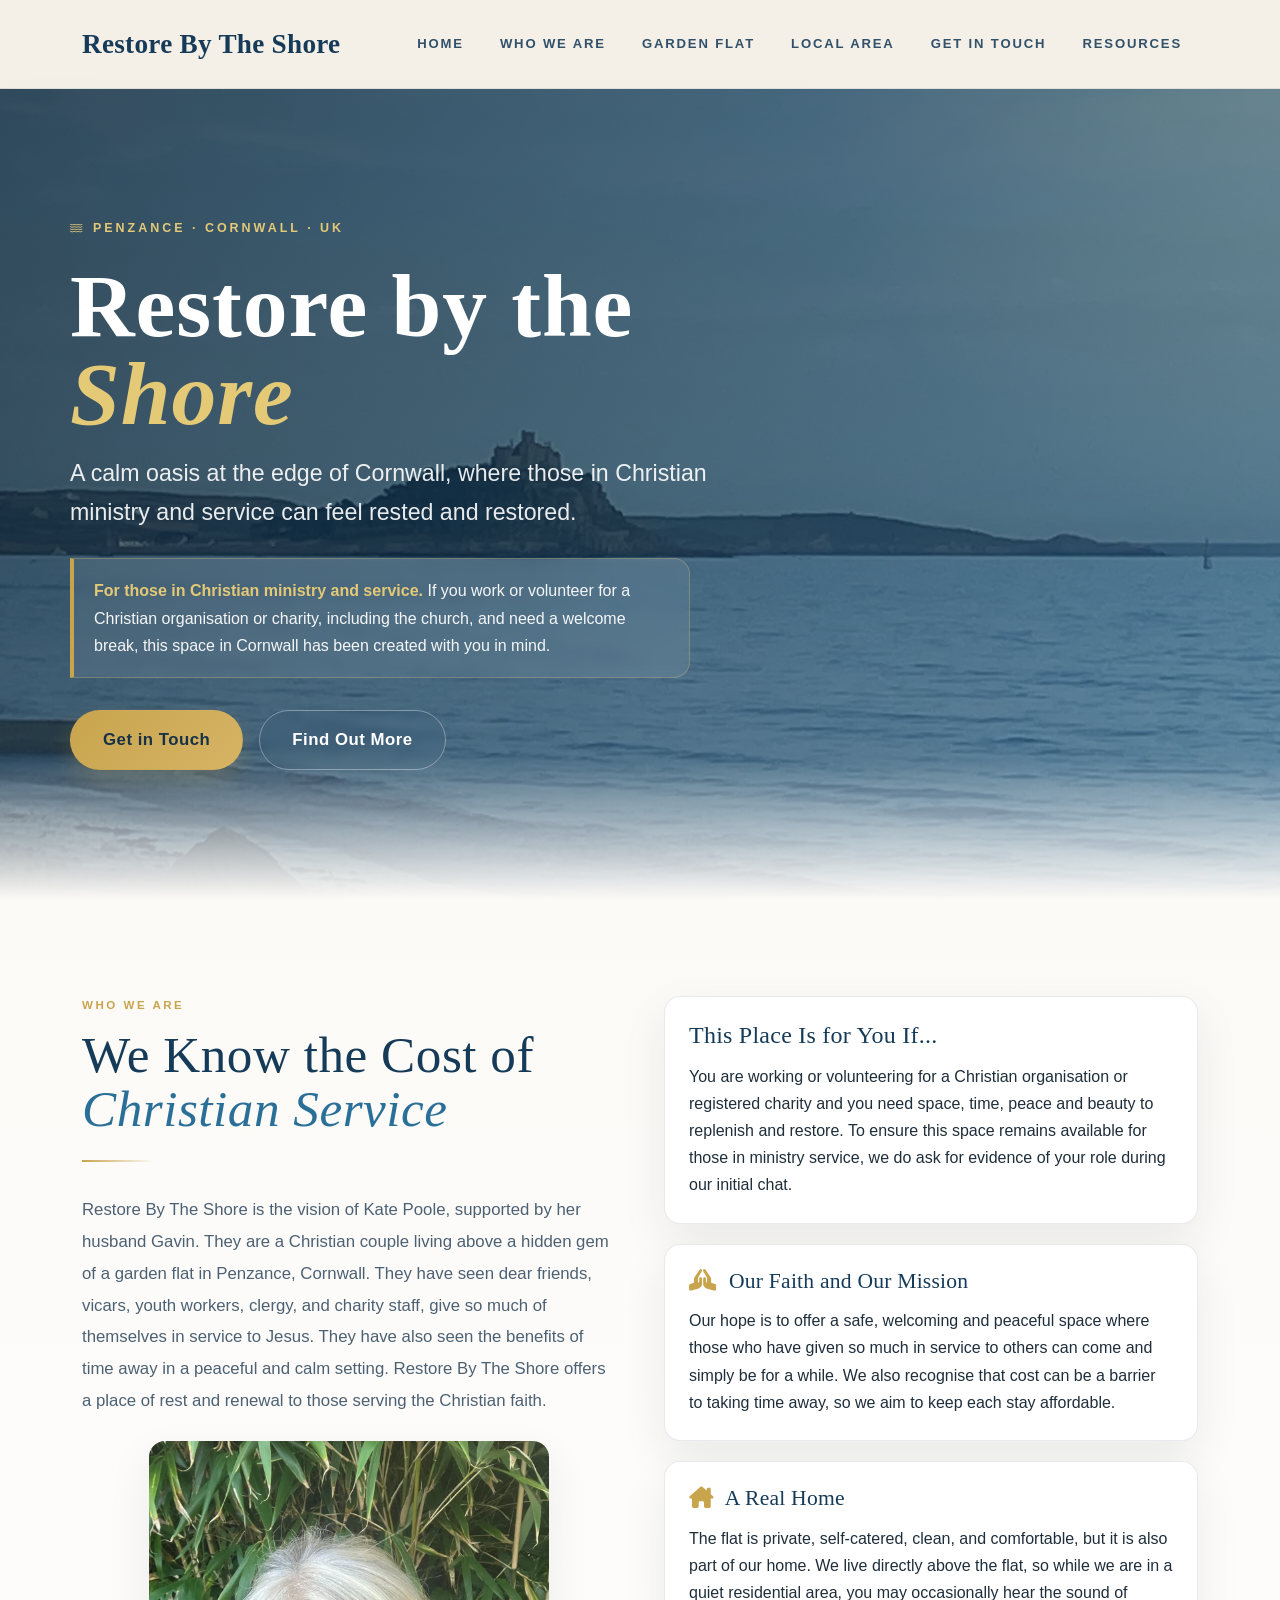
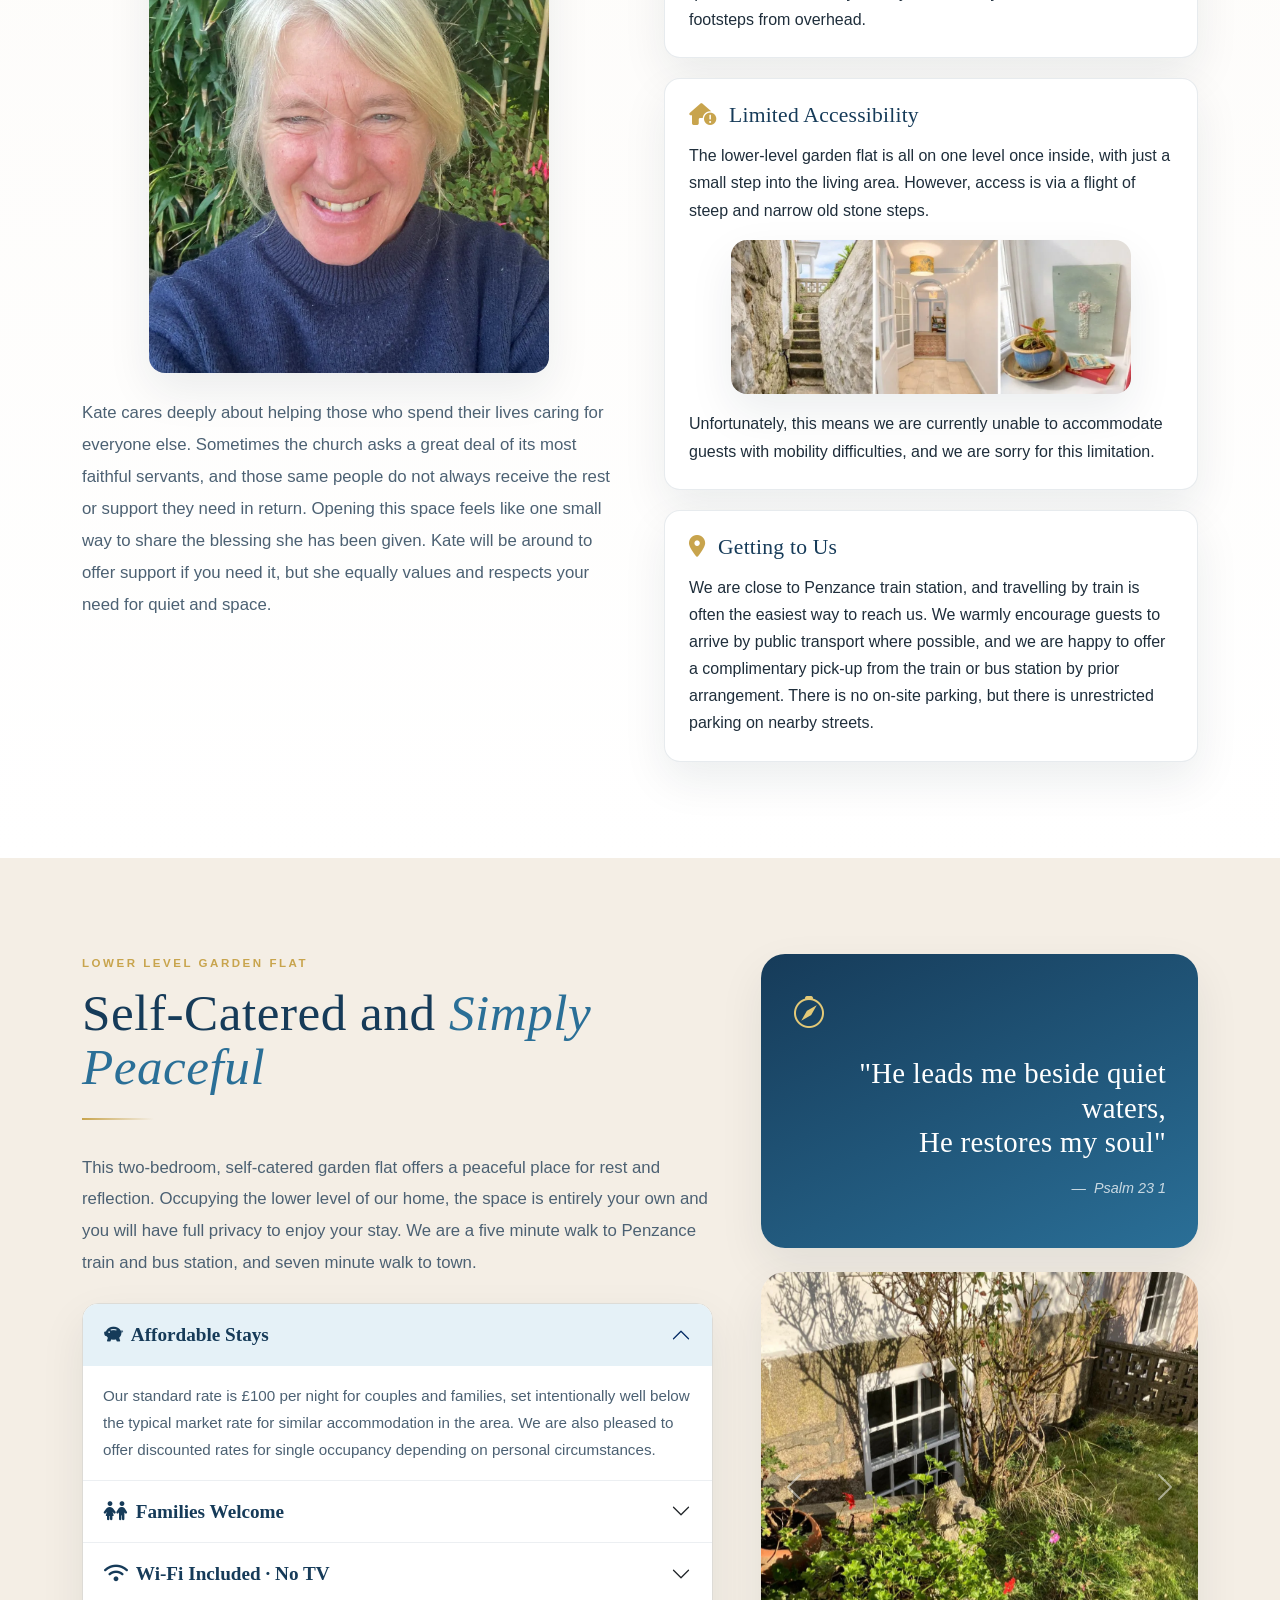
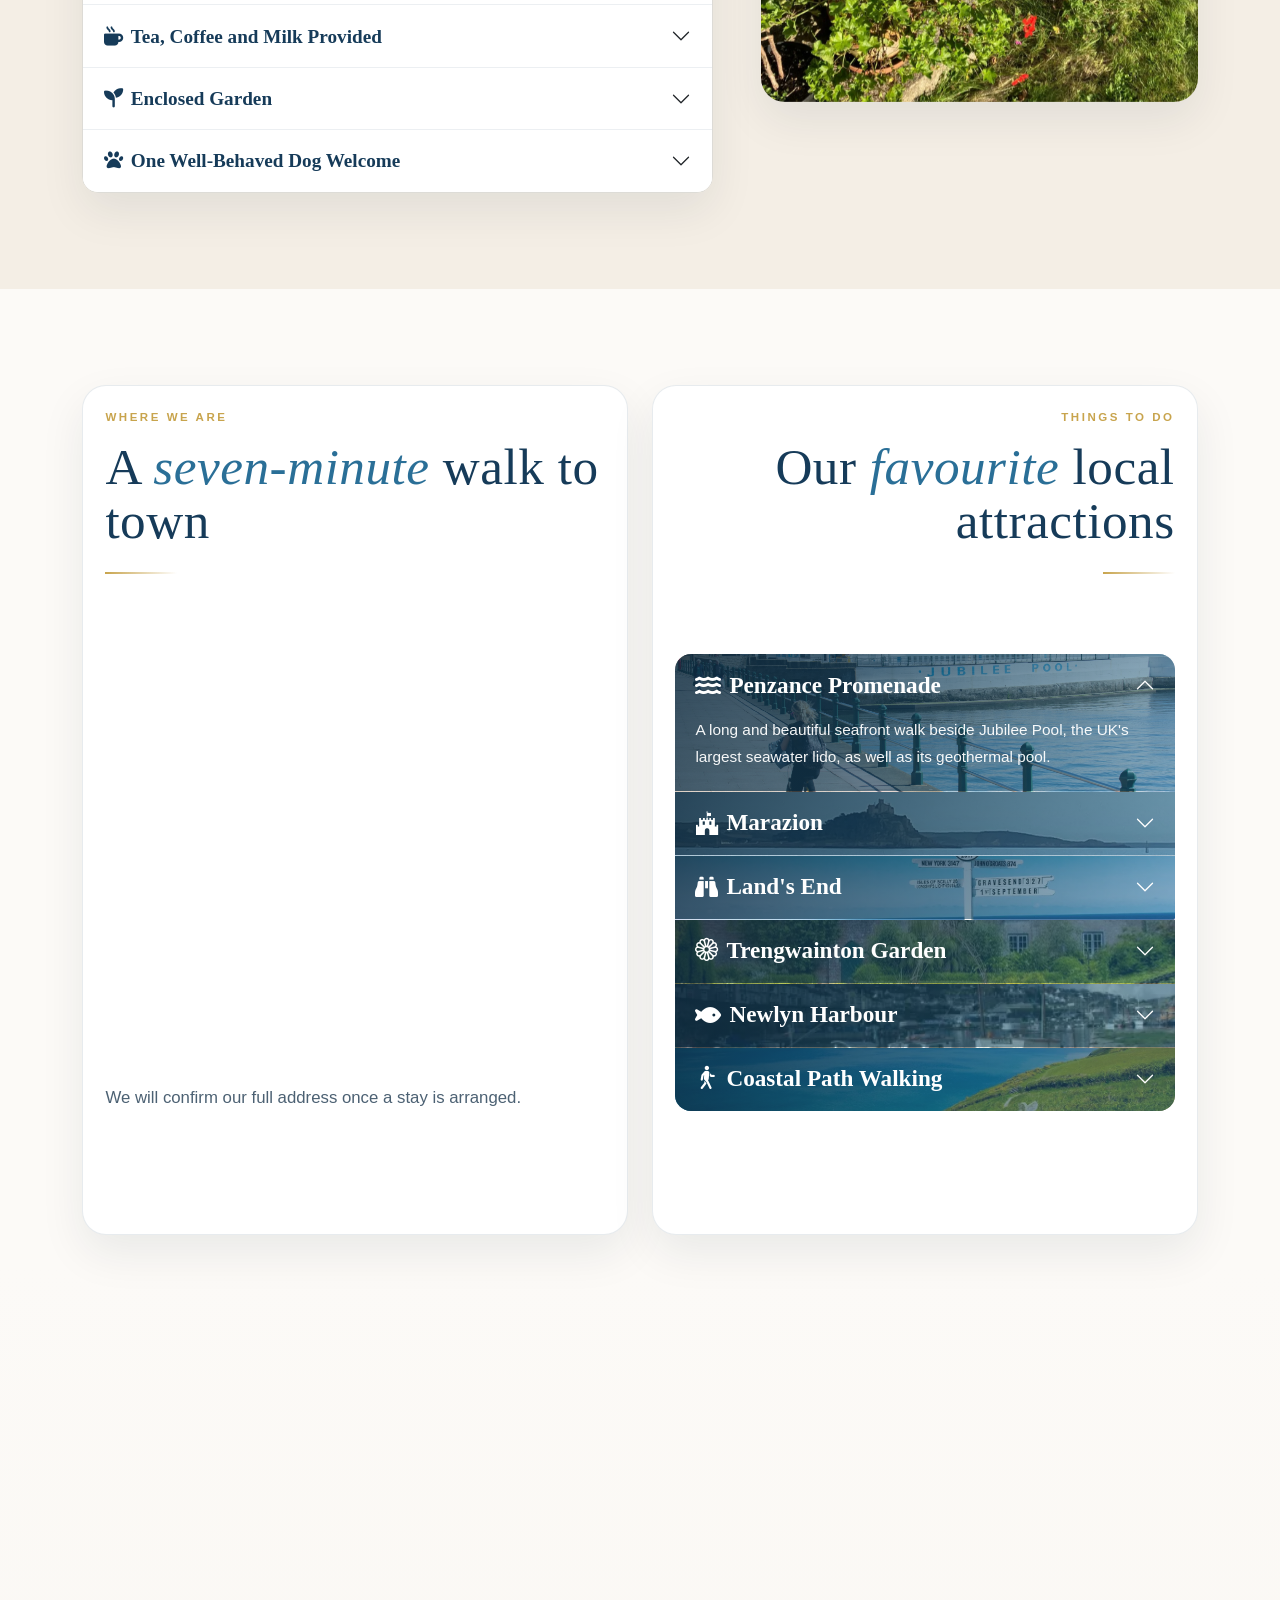
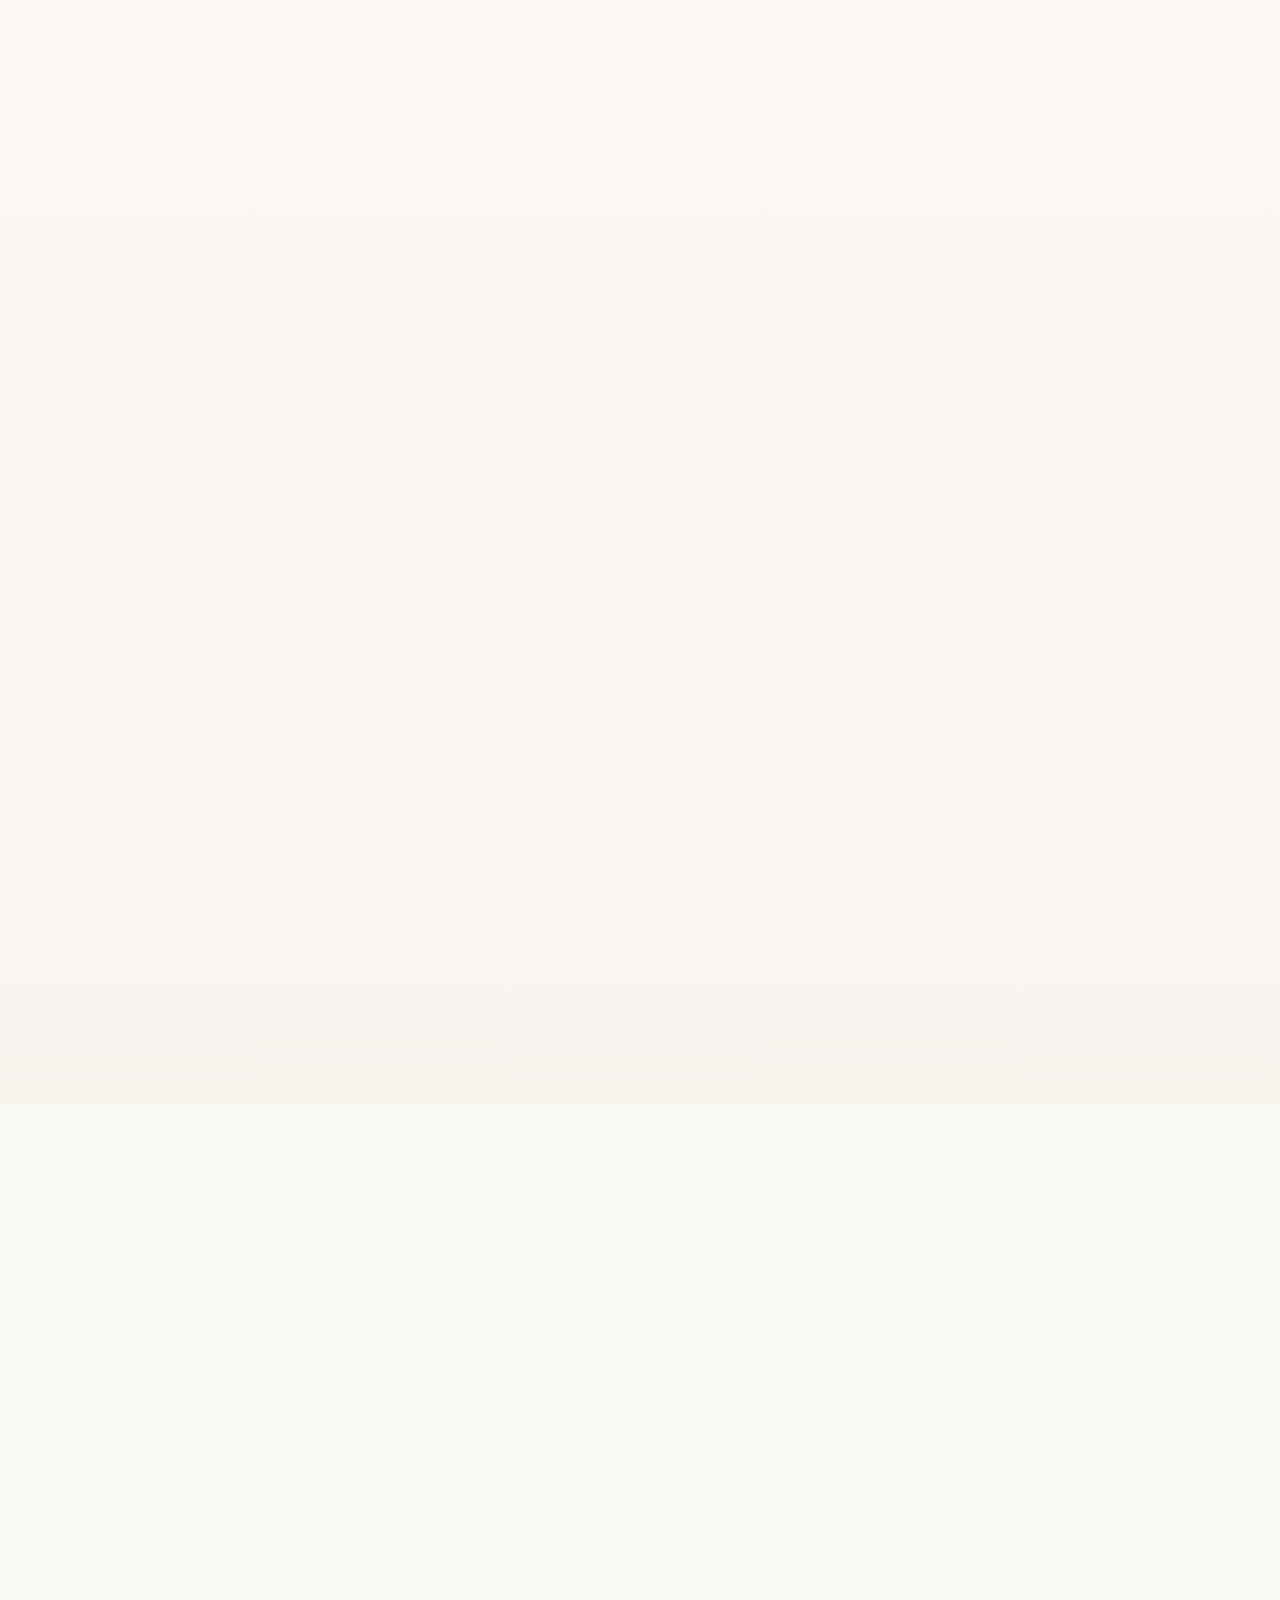
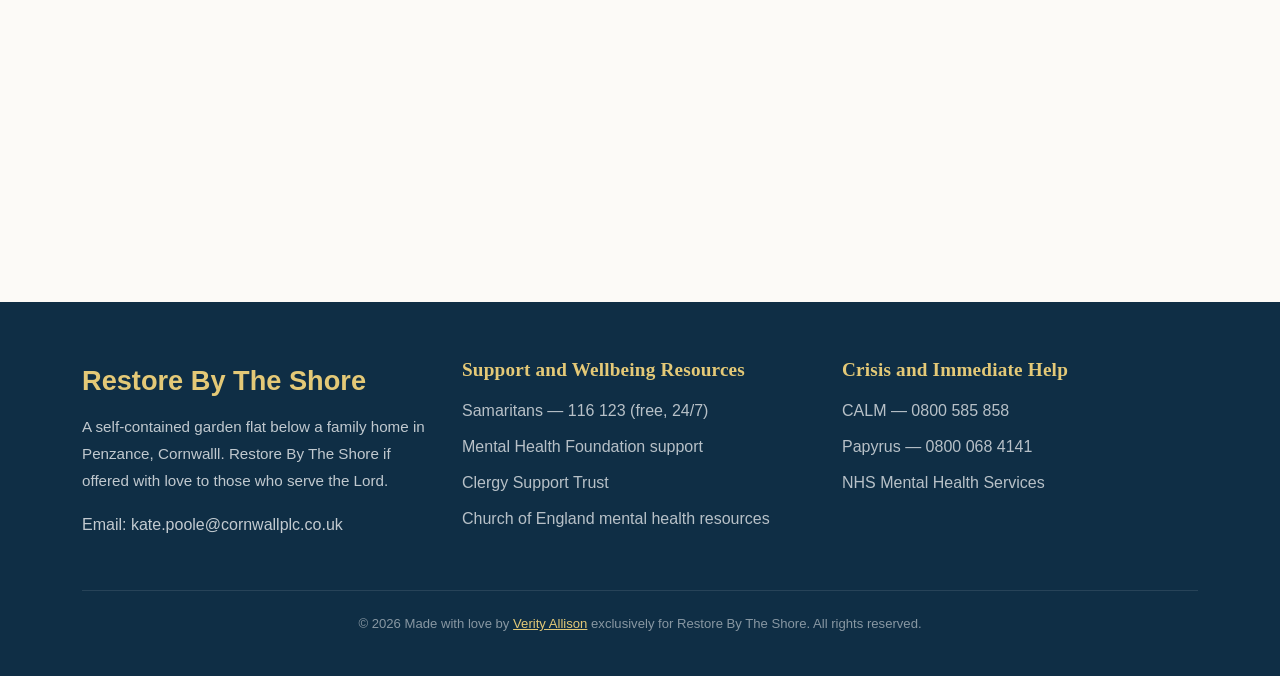
<file: index.html>
<!DOCTYPE html>
<html lang="en" class="scroll-smooth">
<head>
  <meta charset="UTF-8">
  <meta name="viewport" content="width=device-width, initial-scale=1.0">
  <meta name="referrer" content="strict-origin-when-cross-origin">
  <meta name="robots" content="index, follow, max-image-preview:large, max-snippet:-1, max-video-preview:-1">
  <meta name="author" content="Restore By The Shore">
  <meta name="theme-color" content="#163b59">
  <meta name="msvalidate.01" content="PASTE_BING_VERIFICATION_CODE_HERE">
  <link rel="canonical" href="https://restorebytheshore.co.uk/">
  <meta
    http-equiv="Content-Security-Policy"
    content="default-src 'self'; img-src 'self' data: https:; style-src 'self' 'unsafe-inline' https://cdn.jsdelivr.net https://fonts.googleapis.com; font-src 'self' https://fonts.gstatic.com https://cdn.jsdelivr.net; script-src 'self' 'unsafe-inline' https://cdn.jsdelivr.net https://unpkg.com; connect-src 'self' https://fonts.googleapis.com https://fonts.gstatic.com https://formspree.io; form-action https://formsubmit.co https://formspree.io; frame-src https://www.google.com https://www.google.com/maps; base-uri 'self'; object-src 'none'; upgrade-insecure-requests"
  >
  <title>Restore By The Shore - Peaceful holiday in Penzance, Cornwall for Christian Faith Leaders | £100 per night </title>
  <meta
    name="description"
    content="Christian holidays and minister holidays in Penzance, Cornwall from £100 per night for Christian leaders, clergy, and church leaders seeking a peaceful seaside break."
  >
  <meta name="keywords" content="Kate Poole, Verity Allison, Restore By The Shore, Christian holidays, minister holidays, Christian holiday Cornwall, Christian holiday Penzance, Christian break by the sea, peaceful Christian holiday, clergy holiday Cornwall, Christian leaders holiday, church leaders break, seaside Christian accommodation, Penzance holiday for Christian leaders, Christian accommodation Cornwall, quiet break by the sea, Christian leaders retreat, minister accommodation Cornwall">

  <meta property="og:type" content="website">
  <meta property="og:site_name" content="Restore By The Shore">
  <meta property="og:locale" content="en_GB">
  <meta property="og:title" content="Restore By The Shore - Peaceful holiday in Penzance, Cornwall for Christian Faith Leaders | £100 per night">
  <meta property="og:description" content="Christian holidays and minister holidays in Penzance, Cornwall from £100 per night for Christian leaders, clergy, and church leaders seeking a peaceful seaside break.">
  <meta property="og:url" content="https://restorebytheshore.co.uk/">
  <meta property="og:image" content="https://restorebytheshore.co.uk/assets/images/stmichael.webp">
  <meta property="og:image:alt" content="Sea view near Penzance, Cornwall">

  <meta name="twitter:card" content="summary_large_image">
  <meta name="twitter:title" content="Restore By The Shore - Holidays in Penzance for Christian Faith Leaders, Cornwall | £100 per night">
  <meta name="twitter:description" content="Christian holidays and minister holidays in Penzance, Cornwall at £100 per night for Christian leaders, clergy, and church workers seeking a peaceful seaside break.">
  <meta name="twitter:image" content="https://restorebytheshore.co.uk/assets/images/stmichael.webp">

  <link rel="icon" type="image/webp" href="assets/images/logo.webp">

  <!-- Bootstrap -->
  <link
    href="https://cdn.jsdelivr.net/npm/bootstrap@5.3.8/dist/css/bootstrap.min.css"
    rel="stylesheet"
    integrity="sha384-sRIl4kxILFvY47J16cr9ZwB07vP4J8+LH7qKQnuqkuIAvNWLzeN8tE5YBujZqJLB"
    crossorigin="anonymous"
  >

  <!-- Fonts -->
  <link rel="preconnect" href="https://fonts.googleapis.com">
  <link rel="preconnect" href="https://fonts.gstatic.com" crossorigin>
  <link
    href="https://fonts.googleapis.com/css2?family=Playfair+Display:wght@400;600;700&family=Cormorant+Garamond:wght@400;500;600;700&family=Lato:wght@300;400;700&display=swap"
    rel="stylesheet"
  >

  <!-- Icons -->
  <link
    rel="stylesheet"
    href="https://cdn.jsdelivr.net/npm/@fortawesome/fontawesome-free@6.4.0/css/all.min.css"
  >
  <link
    rel="stylesheet"
    href="https://cdn.jsdelivr.net/npm/bootstrap-icons@1.11.3/font/bootstrap-icons.css"
  >

  <!-- Custom CSS -->
  <link rel="stylesheet" href="assets/css/styles.css">

  <script type="application/ld+json">
    {
      "@context": "https://schema.org",
      "@graph": [
        {
          "@type": "WebSite",
          "name": "Restore By The Shore",
          "url": "https://restorebytheshore.co.uk/",
          "inLanguage": "en-GB",
          "creator": {
            "@type": "Person",
            "name": "Verity Allison",
            "url": "https://verityallison.co.uk"
          }
        },
        {
          "@type": "LodgingBusiness",
          "name": "Restore By The Shore",
          "url": "https://restorebytheshore.co.uk/",
          "description": "Christian holidays and minister holidays in Penzance, Cornwall for Christian leaders, clergy, and church workers seeking a peaceful seaside break.",
          "priceRange": "£100 per night",
          "image": "https://restorebytheshore.co.uk/assets/images/stmichael.webp",
          "email": "kate.poole@cornwallplc.co.uk",
          "address": {
            "@type": "PostalAddress",
            "addressLocality": "Penzance",
            "addressRegion": "Cornwall",
            "addressCountry": "GB"
          },
          "audience": {
            "@type": "Audience",
            "audienceType": "People in Christian ministry and service"
          },
          "offers": {
            "@type": "Offer",
            "priceCurrency": "GBP",
            "price": "100",
            "unitText": "night",
            "availability": "https://schema.org/InStock",
            "url": "https://restorebytheshore.co.uk/#contact"
          }
        },
        {
          "@type": "FAQPage",
          "mainEntity": [
            {
              "@type": "Question",
              "name": "Who is Restore By The Shore for?",
              "acceptedAnswer": {
                "@type": "Answer",
                "text": "Restore By The Shore is for Christian leaders, clergy, ministers, church workers, and people volunteering with Christian organisations or registered charities who are looking for a peaceful Christian holiday or minister holiday by the sea."
              }
            },
            {
              "@type": "Question",
              "name": "What is the price per night?",
              "acceptedAnswer": {
                "@type": "Answer",
                "text": "Our standard rate is £100 per night for couples and families, with discounted rates sometimes available for single occupancy depending on personal circumstances."
              }
            },
            {
              "@type": "Question",
              "name": "Do you provide Wi-Fi and food basics?",
              "acceptedAnswer": {
                "@type": "Answer",
                "text": "Yes. Wi-Fi is included, there is no television. Tea, coffee, milk, and bread are provided on arrival."
              }
            },
            {
              "@type": "Question",
              "name": "Are families and dogs welcome?",
              "acceptedAnswer": {
                "@type": "Answer",
                "text": "Yes. Partners and up to two children are welcome, and one well-behaved dog is welcome with prior notice."
              }
            },
            {
              "@type": "Question",
              "name": "Is there parking and is the flat accessible?",
              "acceptedAnswer": {
                "@type": "Answer",
                "text": "There is no on-site parking, but the property is close to Penzance train station and public transport. The flat is accessed by steep stone steps, so it is not currently suitable for guests with mobility difficulties."
              }
            },
            {
              "@type": "Question",
              "name": "How long will it take Kate to reply after I send the contact form?",
              "acceptedAnswer": {
                "@type": "Answer",
                "text": "Kate aims to reply personally within one to two weeks after you send the contact form. If you have not heard back within a couple of weeks, please send a polite follow-up email."
              }
            },
            {
              "@type": "Question",
              "name": "What sort of holiday is Restore By The Shore?",
              "acceptedAnswer": {
                "@type": "Answer",
                "text": "It is a peaceful Christian holiday by the sea for Christian leaders, clergy, ministers, and church workers who want quiet, prayer, rest, and a gentle change of scene."
              }
            }
          ]
        }
      ]
    }
  </script>
</head>

<body data-bs-spy="scroll" data-bs-target="#mainNav" data-bs-offset="110" tabindex="0">

  <!-- Navbar -->
  <nav id="mainNav" class="navbar navbar-expand-lg navbar-light site-navbar fixed-top" aria-label="Main navigation">
    <div class="container">
      <a class="navbar-brand" href="#home">
        <span class="brand-title">Restore By The Shore</span>
      </a>

      <button
        class="navbar-toggler border-0 shadow-none"
        type="button"
        data-bs-toggle="collapse"
        data-bs-target="#navbarNav"
        aria-controls="navbarNav"
        aria-expanded="false"
        aria-label="Toggle navigation"
      >
        <span class="navbar-toggler-icon"></span>
      </button>

      <div class="collapse navbar-collapse" id="navbarNav">
        <ul class="navbar-nav ms-auto align-items-lg-center gap-lg-1">
          <li class="nav-item"><a class="nav-link active" href="#home">Home</a></li>
          <li class="nav-item"><a class="nav-link" href="#about">Who We Are</a></li>
          <li class="nav-item"><a class="nav-link" href="#accommodation">Garden Flat</a></li>
          <li class="nav-item"><a class="nav-link" href="#area">Local Area</a></li>
          <li class="nav-item"><a class="nav-link" href="#contact">Get In Touch</a></li>
          <li class="nav-item"><a class="nav-link" href="#footer">Resources</a></li>
        </ul>
      </div>
    </div>
  </nav>

  <!-- Hero -->
  <header id="home" class="hero">
    <div class="hero-overlay"></div>
    <div class="container hero-content">
      <div class="hero-panel fade-up">
        <p class="hero-eyebrow">
          <i class="bi bi-water me-2"></i>Penzance · Cornwall · UK
        </p>

        <h1>Restore by the <em>Shore</em></h1>

        <p class="hero-sub">
          A calm oasis at the edge of Cornwall, where those in Christian ministry and service can feel rested and restored.
        </p>

        <div class="hero-notice">
          <p>
            <strong>For those in Christian ministry and service.</strong>
            If you work or volunteer for a Christian organisation or charity, including the church, and need a welcome break, this space in Cornwall has been created with you in mind.
          </p>
        </div>

        <div class="hero-actions d-flex flex-wrap gap-3">
          <a href="#contact" class="btn btn-brand-primary">Get in Touch</a>
          <a href="#about" class="btn btn-brand-secondary">Find Out More</a>
        </div>
      </div>
    </div>
  </header>

  <main id="main-content">
    <!-- About -->
    <section id="about" class="about-section section-pad">
      <div class="container">
        <div class="row align-items-start g-5">
          <div class="col-lg-6 fade-up">
            <span class="section-label">Who We Are</span>
            <h2 class="section-title">We Know the Cost of <em>Christian Service</em></h2>
            <div class="divider"></div>

            <p class="lead-text">
Restore By The Shore is the vision of Kate Poole, supported by her husband Gavin. They are a Christian couple living above a 
hidden gem of a garden flat in Penzance, Cornwall. They have seen dear friends, vicars, youth workers, clergy, and charity 
staff, give so much of themselves in service to Jesus. They have also seen the benefits of time away in a peaceful and calm setting.
Restore By The Shore offers a place of rest and renewal to those serving the Christian faith.
            </p>

            <img
              src="assets/images/kate.webp"
              alt="Kate, host of Restore By The Shore"
              class="img-fluid about-image mt-4"
            >

            <p class="lead-text mt-4">
Kate cares deeply about helping those who spend their lives caring for everyone else. Sometimes the church asks a great deal of its most faithful servants, and those same people do not always receive the rest or support they need in return. Opening this space feels like one small way to share the blessing she has been given. Kate will be around to offer support if you need it, but she equally values and respects your need for quiet and space.            </p>
          </div>

          <div class="col-lg-6 fade-up">
            <div class="stacked-cards">
              <article class="info-card">
                <h3>This Place Is for You If...</h3>
                <p>
                  You are working or volunteering for a Christian organisation or registered charity and you need space, time, peace and beauty to replenish and restore.
                To ensure this space remains available for those in ministry service, we do ask for evidence of your role during our initial chat.
                </p>
              </article>

              <article class="info-card">
                <h4><i class="fa-solid fa-hands-praying"></i> Our Faith and Our Mission</h4>
                <p>
                  Our hope is to offer a safe, welcoming and peaceful space where those who have given so much in service to others can come and simply be for a while. We also recognise that cost can be a barrier to taking time away, so we aim to keep each stay affordable.
                </p>
              </article>

              <article class="info-card">
                <h4><i class="fa-solid fa-house-chimney"></i> A Real Home</h4>
                <p>
The flat is private, self-catered, clean, and comfortable, but it is also part of our home. We live directly above the flat, so while we are in a quiet residential area, you may occasionally hear the sound of footsteps from overhead.             </p>
              </article>

              <article class="info-card">
                <h4><i class="fa-solid fa-house-circle-exclamation"></i> Limited Accessibility</h4>
                <p>
                  The lower-level garden flat is all on one level once inside, with just a small step into the living area. However, access is via a flight of steep and narrow old stone steps.
                </p>

                <img
                  src="assets/images/narrowsteps.webp"
                  alt="Narrow stone steps leading down to the garden flat"
                  class="img-fluid about-image mt-3"
                >

                <p class="mt-3 mb-0">
                  Unfortunately, this means we are currently unable to accommodate guests with mobility difficulties, and we are sorry for this limitation.
                </p>
              </article>

              <article class="info-card">
                <h4><i class="fa-solid fa-location-dot"></i> Getting to Us</h4>
                <p class="mb-0">
                  We are close to Penzance train station, and travelling by train is often the easiest way to reach us. 
                  We warmly encourage guests to arrive by public transport where possible, and we are happy to offer a 
                  complimentary pick-up from the train or bus station by prior arrangement. There is no on-site parking, but there is unrestricted parking on nearby streets.
                </p>
              </article>
            </div>
          </div>
        </div>
      </div>
    </section>

    <!-- Accommodation -->
    <section id="accommodation" class="accom-section section-pad">
      <div class="container">
        <div class="row g-5 align-items-start">
          <div class="col-lg-7 fade-up">
            <span class="section-label">Lower Level Garden Flat</span>
            <h2 class="section-title">Self-Catered and <em>Simply Peaceful</em></h2>
            <div class="divider"></div>

            <p class="lead-text">
              This two-bedroom, self-catered garden flat offers a peaceful place for rest and reflection. Occupying the lower level of our home, the space is entirely your own and you will have full privacy to enjoy your stay. We are a five minute walk to Penzance train and bus station, and seven minute walk to town.
            </p>

            <div class="accordion amenities-accordion mt-4" id="amenitiesAccordion">
              <div class="accordion-item">
                <h3 class="accordion-header" id="amenityHeadingOne">
                  <button class="accordion-button" type="button" data-bs-toggle="collapse" data-bs-target="#amenityCollapseOne" aria-expanded="true" aria-controls="amenityCollapseOne">
                   <i class="bi bi-piggy-bank-fill me-2"></i>Affordable Stays
                  </button>
                </h3>
                <div id="amenityCollapseOne" class="accordion-collapse collapse show" role="region" aria-labelledby="amenityHeadingOne" data-bs-parent="#amenitiesAccordion">
                  <div class="accordion-body">
Our standard rate is £100 per night for couples and families, set intentionally well below the typical market rate for similar accommodation in the area. We are also pleased to offer discounted rates for single occupancy depending on personal circumstances.



</div>
                </div>
              </div>
              <div class="accordion-item">
                <h3 class="accordion-header" id="amenityHeadingFour">
                  <button class="accordion-button collapsed" type="button" data-bs-toggle="collapse" data-bs-target="#amenityCollapseFour" aria-expanded="false" aria-controls="amenityCollapseFour">
                    <i class="fa-solid fa-children me-2"></i>Families Welcome
                  </button>
                </h3>
                <div id="amenityCollapseFour" class="accordion-collapse collapse" role="region" aria-labelledby="amenityHeadingFour" data-bs-parent="#amenitiesAccordion">
                  <div class="accordion-body">
                    Partners and up to two children are welcome. The flat has one double bedroom and one twin room, making it suitable for a family of four.
                  </div>
                </div>
              </div>

              <div class="accordion-item">
                <h3 class="accordion-header" id="amenityHeadingThree">
                  <button class="accordion-button collapsed" type="button" data-bs-toggle="collapse" data-bs-target="#amenityCollapseThree" aria-expanded="false" aria-controls="amenityCollapseThree">
                    <i class="fa-solid fa-wifi me-2"></i>Wi-Fi Included · No TV
                  </button>
                </h3>
                <div id="amenityCollapseThree" class="accordion-collapse collapse" role="region" aria-labelledby="amenityHeadingThree" data-bs-parent="#amenitiesAccordion">
                  <div class="accordion-body">
                    There is no television here, and we think that can be a gift. Bring your own devices if needed, and enjoy books and games during your stay.
                  </div>
                </div>
              </div>

              <div class="accordion-item">
                <h3 class="accordion-header" id="amenityHeadingTwo">
                  <button class="accordion-button collapsed" type="button" data-bs-toggle="collapse" data-bs-target="#amenityCollapseTwo" aria-expanded="false" aria-controls="amenityCollapseTwo">
                    <i class="fa-solid fa-mug-hot me-2"></i>Tea, Coffee and Milk Provided
                  </button>
                </h3>
                <div id="amenityCollapseTwo" class="accordion-collapse collapse" role="region" aria-labelledby="amenityHeadingTwo" data-bs-parent="#amenitiesAccordion">
                  <div class="accordion-body">
                    We make sure the basics are there waiting for you on arrival. All other food is self-catered, and there are local shops and restaurants nearby.
                  </div>
                </div>
              </div>

              <div class="accordion-item">
                <h3 class="accordion-header" id="amenityHeadingSix">
                  <button class="accordion-button collapsed" type="button" data-bs-toggle="collapse" data-bs-target="#amenityCollapseSix" aria-expanded="false" aria-controls="amenityCollapseSix">
                    <i class="fa-solid fa-seedling me-2"></i>Enclosed Garden
                  </button>
                </h3>
                <div id="amenityCollapseSix" class="accordion-collapse collapse" role="region" aria-labelledby="amenityHeadingSix" data-bs-parent="#amenitiesAccordion">
                  <div class="accordion-body">
                    There is a lovely enclosed garden at the front of the property for you to sit in and enjoy the sea view.
                  </div>
                </div>
              </div>

              <div class="accordion-item">
                <h3 class="accordion-header" id="amenityHeadingFive">
                  <button class="accordion-button collapsed" type="button" data-bs-toggle="collapse" data-bs-target="#amenityCollapseFive" aria-expanded="false" aria-controls="amenityCollapseFive">
                    <i class="fa-solid fa-paw me-2"></i>One Well-Behaved Dog Welcome
                  </button>
                </h3>
                <div id="amenityCollapseFive" class="accordion-collapse collapse" role="region" aria-labelledby="amenityHeadingFive" data-bs-parent="#amenitiesAccordion">
                  <div class="accordion-body">
One well-behaved dog is welcome with prior notice. To keep the garden a clean and peaceful space for everyone, please supervise your dog at all times and pick up after them.                  </div>
                </div>
              </div>
            </div>
          </div>

          <div class="col-lg-5 fade-up">
            <div class="ocean-promo-card">
              <i class="bi bi-compass ocean-promo-card-icon"></i>
              <figure class="text-end">
  <blockquote class="blockquote">
    <h4>"He leads me beside quiet waters, <br>He restores my soul"</h4>
  </blockquote>
  <figcaption class="blockquote-footer">
    <cite title="Source Title">Psalm 23 1 </cite>
  </figcaption>
</figure>
            </div>

            <div id="accommodationCarousel" class="carousel slide polished-carousel shadow-soft" data-bs-ride="carousel">
              <div class="carousel-inner">
                <div class="carousel-item active">
                  <img src="assets/images/flat1.webp" class="d-block w-100" alt="View of the flat from outside, showing the lower-level entrance">
                </div>
                <div class="carousel-item">
                  <img src="assets/images/flat2.webp" class="d-block w-100" alt="Garden bench on a frosty winter morning">
                </div>
                <div class="carousel-item">
                  <img src="assets/images/flat3.webp" class="d-block w-100" alt="Sea view from the garden">
                </div>
                <div class="carousel-item">
                  <img src="assets/images/flat4.webp" class="d-block w-100" alt="Entrance to the enclosed garden">
                </div>
                <div class="carousel-item">
                  <img src="assets/images/flat5.webp" class="d-block w-100" alt="Living room decorated at Christmas">
                </div>
                <div class="carousel-item">
                  <img src="assets/images/flat6.webp" class="d-block w-100" alt="Hallway with bookcase and games">
                </div>
                <div class="carousel-item">
                  <img src="assets/images/flat7.webp" class="d-block w-100" alt="View from hallway into the sitting room and double bedroom">
                </div>
                <div class="carousel-item">
                  <img src="assets/images/flat8.webp" class="d-block w-100" alt="Twin bedroom">
                </div>
                <div class="carousel-item">
                  <img src="assets/images/flat9.webp" class="d-block w-100" alt="Bright sitting room">
                </div>
                <div class="carousel-item">
                  <img src="assets/images/flat10.webp" class="d-block w-100" alt="Bathroom with shower, sink and toilet">
                </div>
                <div class="carousel-item">
                  <img src="assets/images/flat11.webp" class="d-block w-100" alt="Walk-in shower">
                </div>
              </div>

              <button class="carousel-control-prev" type="button" data-bs-target="#accommodationCarousel" data-bs-slide="prev">
                <span class="carousel-control-prev-icon" aria-hidden="true"></span>
                <span class="visually-hidden">Previous slide</span>
              </button>
              <button class="carousel-control-next" type="button" data-bs-target="#accommodationCarousel" data-bs-slide="next">
                <span class="carousel-control-next-icon" aria-hidden="true"></span>
                <span class="visually-hidden">Next slide</span>
              </button>
            </div>
          </div>
        </div>
      </div>
    </section>

    <!-- Area + Map -->
    <section class="local-map-layout section-pad" aria-labelledby="local-area-overview-heading">
      <div class="container">
        <h2 id="local-area-overview-heading" class="visually-hidden">Location and local attractions</h2>
        <div class="row g-4 align-items-start">
          <div class="col-12 col-md-6">
            <section class="map-section local-map-panel h-100">
              <div class="fade-up">
                <span class="section-label">Where We Are</span>
                <h2 class="section-title">A <em>seven-minute</em> walk to town</h2>
                <div class="divider"></div>
              </div>

              <iframe
                src="https://www.google.com/maps/embed?pb=!1m18!1m12!1m3!1d10591.3!2d-5.537!3d50.119!2m3!1f0!2f0!3f0!3m2!1i1024!2i768!4f13.1!3m3!1m2!1s0x486b4e7b1a79d6c3%3A0x6d18fbfac65a2fc!2sPenzance%2C+Cornwall!5e0!3m2!1sen!2suk!4v1"
                loading="lazy"
                referrerpolicy="no-referrer-when-downgrade"
                title="Map of Penzance, Cornwall"
                allowfullscreen
              ></iframe>

              <p class="lead-text area-intro mt-3">
                We will confirm our full address once a stay is arranged.
              </p>
            </section>
          </div>

          <div class="col-12 col-md-6">
            <section id="area" class="area-section local-map-panel h-100">
              <div class="mb-5 fade-up text-md-end">
                <span class="section-label">Things to Do</span>
                <h2 class="section-title">Our <em>favourite</em> local attractions</h2>
                <div class="divider ms-md-auto"></div>
              </div>

              <div class="accordion area-accordion fade-up" id="localAreaAccordion">
                <div class="accordion-item area-acc-item area-acc-prom">
                  <h3 class="accordion-header" id="areaHeadingOne">
                    <button class="accordion-button" type="button" data-bs-toggle="collapse" data-bs-target="#areaCollapseOne" aria-expanded="true" aria-controls="areaCollapseOne">
                      <i class="fa-solid fa-water me-2"></i>Penzance Promenade
                    </button>
                  </h3>
                  <div id="areaCollapseOne" class="accordion-collapse collapse show" role="region" aria-labelledby="areaHeadingOne" data-bs-parent="#localAreaAccordion">
                    <div class="accordion-body">
                      A long and beautiful seafront walk beside Jubilee Pool, the UK's largest seawater lido, as well as its geothermal pool.
                    </div>
                  </div>
                </div>

                <div class="accordion-item area-acc-item area-acc-marazion">
                  <h3 class="accordion-header" id="areaHeadingTwo">
                    <button class="accordion-button collapsed" type="button" data-bs-toggle="collapse" data-bs-target="#areaCollapseTwo" aria-expanded="false" aria-controls="areaCollapseTwo">
                      <i class="fa-brands fa-fort-awesome me-2"></i>Marazion
                    </button>
                  </h3>
                  <div id="areaCollapseTwo" class="accordion-collapse collapse" role="region" aria-labelledby="areaHeadingTwo" data-bs-parent="#localAreaAccordion">
                    <div class="accordion-body">
                      A picturesque seaside town looking across Mount's Bay to St Michael's Mount, the iconic tidal island with its medieval castle.
                    </div>
                  </div>
                </div>

                <div class="accordion-item area-acc-item area-acc-landsend">
                  <h3 class="accordion-header" id="areaHeadingThree">
                    <button class="accordion-button collapsed" type="button" data-bs-toggle="collapse" data-bs-target="#areaCollapseThree" aria-expanded="false" aria-controls="areaCollapseThree">
                      <i class="fa-solid fa-binoculars me-2"></i>Land's End
                    </button>
                  </h3>
                  <div id="areaCollapseThree" class="accordion-collapse collapse" role="region" aria-labelledby="areaHeadingThree" data-bs-parent="#localAreaAccordion">
                    <div class="accordion-body">
                      Just ten miles away is the end of mainland Britain. Nearby, the Minack Theatre offers an unforgettable open-air setting carved into the cliffs above Porthcurno.
                    </div>
                  </div>
                </div>

                <div class="accordion-item area-acc-item area-acc-trengwainton">
                  <h3 class="accordion-header" id="areaHeadingFour">
                    <button class="accordion-button collapsed" type="button" data-bs-toggle="collapse" data-bs-target="#areaCollapseFour" aria-expanded="false" aria-controls="areaCollapseFour">
                      <i class="bi bi-flower1 me-2"></i>Trengwainton Garden
                    </button>
                  </h3>
                  <div id="areaCollapseFour" class="accordion-collapse collapse" role="region" aria-labelledby="areaHeadingFour" data-bs-parent="#localAreaAccordion">
                    <div class="accordion-body">
                      A sheltered National Trust garden just outside Penzance, known for subtropical planting and peaceful woodland walks.
                    </div>
                  </div>
                </div>

                <div class="accordion-item area-acc-item area-acc-newlyn">
                  <h3 class="accordion-header" id="areaHeadingFive">
                    <button class="accordion-button collapsed" type="button" data-bs-toggle="collapse" data-bs-target="#areaCollapseFive" aria-expanded="false" aria-controls="areaCollapseFive">
                      <i class="fa-solid fa-fish me-2"></i>Newlyn Harbour
                    </button>
                  </h3>
                  <div id="areaCollapseFive" class="accordion-collapse collapse" role="region" aria-labelledby="areaHeadingFive" data-bs-parent="#localAreaAccordion">
                    <div class="accordion-body">
                      We are blessed with fresh fish, proper Cornish pasties, and Newlyn Art Gallery, which are all shaped by the extraordinary Atlantic light.
                    </div>
                  </div>
                </div>

                <div class="accordion-item area-acc-item area-acc-coastal">
                  <h3 class="accordion-header" id="areaHeadingSix">
                    <button class="accordion-button collapsed" type="button" data-bs-toggle="collapse" data-bs-target="#areaCollapseSix" aria-expanded="false" aria-controls="areaCollapseSix">
                      <i class="bi bi-person-walking me-2"></i>Coastal Path Walking
                    </button>
                  </h3>
                  <div id="areaCollapseSix" class="accordion-collapse collapse" role="region" aria-labelledby="areaHeadingSix" data-bs-parent="#localAreaAccordion">
                    <div class="accordion-body">
                      The South West Coast Path runs through Penzance and offers beautiful cliff walks at whatever pace feels right.
                    </div>
                  </div>
                </div>
              </div>
            </section>
          </div>
        </div>
      </div>
    </section>

    <!-- Contact -->
    <section id="contact" class="contact-section section-pad">
      <div class="container contact-shell">
        <div class="row justify-content-center">
          <div class="col-12 col-xl-10 fade-up">
            <span class="section-label text-center">If You Are Interested in Staying With Us</span>
            <h2 class="section-title text-center">We'd Love to <em>Hear From You</em></h2>
            <div class="divider mx-auto"></div>

            <p class="lead-text text-center mb-4">
              Tell us a little about yourself and your situation. We read every message personally and will always reply with warmth. There is no formal application process, but we will want to speak first to make sure this is the right stay for you.
            </p>

            <div class="contact-form-wrap">
              <div data-fs-success class="fs-success visually-hidden"></div>
              <div data-fs-error class="fs-error visually-hidden"></div>

              <!-- Formspree AJAX integration: formId=mrbjojnz -->
              <form
                id="contactFormElement"
                action="https://formspree.io/f/mrbjojnz"
                method="POST"
                class="contact-form glass-panel"
                autocomplete="on"
                novalidate
              >
                <input type="hidden" name="_subject" value="New enquiry from Restore By The Shore website">
                <input type="hidden" name="_captcha" value="true">
                <input type="hidden" name="_next" value="thankyou.html">
                <input type="text" name="_honey" class="d-none" tabindex="-1" autocomplete="off">

                <div class="row g-3">
                  <div class="col-12 col-md-6">
                    <label class="form-label" for="firstName">First Name <span aria-hidden="true">*</span></label>
                    <input data-fs-field type="text" class="form-control" id="firstName" name="firstName" placeholder="Your first name" autocomplete="given-name" required>
                    <div class="invalid-feedback">Please enter your first name.</div>
                  </div>

                  <div class="col-12 col-md-6">
                    <label class="form-label" for="lastName">Last Name <span aria-hidden="true">*</span></label>
                    <input data-fs-field type="text" class="form-control" id="lastName" name="lastName" placeholder="Your last name" autocomplete="family-name" required>
                    <div class="invalid-feedback">Please enter your last name.</div>
                  </div>

                  <div class="col-12 col-md-6">
                    <label class="form-label" for="phone">Phone Number <span aria-hidden="true">*</span></label>
                    <input data-fs-field type="tel" class="form-control" id="phone" name="phone" placeholder="07xxx xxxxxx" autocomplete="tel" required>
                    <div class="invalid-feedback">Please enter a contact number.</div>
                  </div>

                  <div class="col-12 col-md-6">
                    <label class="form-label" for="email">Email Address <span aria-hidden="true">*</span></label>
                    <input data-fs-field type="email" class="form-control" id="email" name="email" placeholder="your@email.com" autocomplete="email" required>
                    <div class="invalid-feedback">Please enter a valid email address.</div>
                    <span data-fs-error="email" class="form-error small text-danger"></span>
                  </div>

                  <div class="col-12">
                    <label class="form-label" for="organisation">Affiliated Church or Organisation, including postcode <span aria-hidden="true">*</span></label>
                    <input data-fs-field
                      type="text"
                      class="form-control"
                      id="organisation"
                      name="organisation"
                      placeholder="Name of church or charity, including postcode"
                      autocomplete="off"
                      required
                    >
                    <div class="invalid-feedback">Please tell us your church or organisation.</div>
                  </div>

                  <div class="col-12">
                    <label class="form-label" for="role">Your Role <span aria-hidden="true">*</span></label>
                    <select data-fs-field class="form-select" id="role" name="role" required>
                      <option value="" selected disabled>Please select your role...</option>
                      <option>Vicar / Rector / Minister</option>
                      <option>Curate</option>
                      <option>Worship Leader</option>
                      <option>Chaplain</option>
                      <option>Youth Worker</option>
                      <option>Pastoral Worker</option>
                      <option>Community Worker</option>
                      <option>Other (please explain in message)</option>
                    </select>
                    <div class="invalid-feedback">Please select your role.</div>
                  </div>

                  <div class="col-12">
                    <label class="form-label" for="message">Message <span aria-hidden="true">*</span></label>
                    <textarea data-fs-field
                      class="form-control"
                      id="message"
                      name="message"
                      rows="8"
                      placeholder="Tell us a little about yourself, when you'd like to come. Tell us if you have family or a pet you would like to bring, and include any questions you may have."
                      autocomplete="off"
                      required
                    ></textarea>
                    <div class="invalid-feedback">Please enter your message.</div>
                    <span data-fs-error="message" class="form-error small text-danger"></span>
                  </div>

                  <div class="col-12">
                    <div class="form-check consent-wrapper">
                      <input class="form-check-input" type="checkbox" id="consentContact" name="consentContact" required>
                      <label class="form-check-label" for="consentContact">
                        I am happy to be contacted by Restore By The Shore regarding my enquiry. I understand my details will only be used to respond to this message and will not be shared with third parties.
                      </label>
                    </div>

                    <div class="form-check consent-wrapper mt-3">
                      <input class="form-check-input" type="checkbox" id="consentEligibility" name="consentEligibility" required>
                      <label class="form-check-label" for="consentEligibility">
                        I confirm that I am employed by, or volunteering with, a Christian organisation or registered charity. I understand that evidence of this is required before a stay can be offered.
                      </label>
                    </div>
                  </div>

                  <div class="col-12 text-center pt-2">
                    <button data-fs-submit-btn type="submit" class="btn btn-brand-primary btn-submit" id="submitBtn" disabled>
                      Send Message
                    </button>
                  </div>
                  <div class="col-12 text-center mt-3">
                    <p class="small text-muted mb-0">If you don't receive a response, email kate.poole@cornwallplc.co.uk directly.</p>
                  </div>
                </div>
              </form>
              <!-- Using a regular POST to Formspree so the `_next` hidden field redirects to thankyou.html -->
            </div>
          </div>
        </div>
      </div>
    </section>

    <!-- FAQ -->
    <section id="faq" class="section-pad">
      <div class="container">
        <div class="row justify-content-center">
          <div class="col-12 col-xl-10 fade-up">
            <span class="section-label text-center">FAQ</span>
            <h2 class="section-title text-center">Helpful <em>Questions</em></h2>
            <div class="divider mx-auto"></div>

            <div class="accordion amenities-accordion mt-4" id="faqAccordion">
              <div class="accordion-item">
                <h3 class="accordion-header" id="faqHeadingOne">
                  <button class="accordion-button" type="button" data-bs-toggle="collapse" data-bs-target="#faqCollapseOne" aria-expanded="true" aria-controls="faqCollapseOne">
                    Who is Restore By The Shore for?
                  </button>
                </h3>
                <div id="faqCollapseOne" class="accordion-collapse collapse show" role="region" aria-labelledby="faqHeadingOne" data-bs-parent="#faqAccordion">
                  <div class="accordion-body">
                    Restore By The Shore is for those in Christian ministry and service.
            If you work or volunteer for a Christian organisation or charity, including the church, and need a welcome break, this space in Cornwall has been created with you in mind.               
               
               
               
               
                  </div>
                </div>
              </div>

              <div class="accordion-item">
                <h3 class="accordion-header" id="faqHeadingTwo">
                  <button class="accordion-button collapsed" type="button" data-bs-toggle="collapse" data-bs-target="#faqCollapseTwo" aria-expanded="false" aria-controls="faqCollapseTwo">
                    What is the price per night?
                  </button>
                </h3>
                <div id="faqCollapseTwo" class="accordion-collapse collapse" role="region" aria-labelledby="faqHeadingTwo" data-bs-parent="#faqAccordion">
                  <div class="accordion-body">
                    Our standard rate is £100 per night for couples and families, with discounted rates sometimes available for single occupancy depending on personal circumstances.
                  </div>
                </div>
              </div>

              <div class="accordion-item">
                <h3 class="accordion-header" id="faqHeadingThree">
                  <button class="accordion-button collapsed" type="button" data-bs-toggle="collapse" data-bs-target="#faqCollapseThree" aria-expanded="false" aria-controls="faqCollapseThree">
                    Do you provide Wi-Fi and food basics?
                  </button>
                </h3>
                <div id="faqCollapseThree" class="accordion-collapse collapse" role="region" aria-labelledby="faqHeadingThree" data-bs-parent="#faqAccordion">
                  <div class="accordion-body">
                    Yes. Wi-Fi is included, there is no television. Tea, coffee, milk, and bread are provided on arrival.
                  </div>
                </div>
              </div>

              <div class="accordion-item">
                <h3 class="accordion-header" id="faqHeadingFour">
                  <button class="accordion-button collapsed" type="button" data-bs-toggle="collapse" data-bs-target="#faqCollapseFour" aria-expanded="false" aria-controls="faqCollapseFour">
                    Are families and dogs welcome?
                  </button>
                </h3>
                <div id="faqCollapseFour" class="accordion-collapse collapse" role="region" aria-labelledby="faqHeadingFour" data-bs-parent="#faqAccordion">
                  <div class="accordion-body">
                    Yes. Partners and up to two children are welcome, and one well-behaved dog is welcome with prior notice.
                  </div>
                </div>
              </div>

              <div class="accordion-item">
                <h3 class="accordion-header" id="faqHeadingFive">
                  <button class="accordion-button collapsed" type="button" data-bs-toggle="collapse" data-bs-target="#faqCollapseFive" aria-expanded="false" aria-controls="faqCollapseFive">
                    Is there parking and is the flat accessible?
                  </button>
                </h3>
                <div id="faqCollapseFive" class="accordion-collapse collapse" role="region" aria-labelledby="faqHeadingFive" data-bs-parent="#faqAccordion">
                  <div class="accordion-body">
                    There is no on-site parking, but the property is close to Penzance train station and public transport. The flat is accessed by steep stone steps, so it is not currently suitable for guests with mobility difficulties.
                  </div>
                </div>
              </div>

              <div class="accordion-item">
                <h3 class="accordion-header" id="faqHeadingSix">
                  <button class="accordion-button collapsed" type="button" data-bs-toggle="collapse" data-bs-target="#faqCollapseSix" aria-expanded="false" aria-controls="faqCollapseSix">
                    How long will it take Kate to reply after I send the contact form?
                  </button>
                </h3>
                <div id="faqCollapseSix" class="accordion-collapse collapse" role="region" aria-labelledby="faqHeadingSix" data-bs-parent="#faqAccordion">
                  <div class="accordion-body">
                    Kate aims to reply personally within one to two weeks after you send the contact form. If you have not heard back within a couple of weeks, please send a polite follow-up email.
                  </div>
                </div>
              </div>
            </div>
          </div>
        </div>
      </div>
    </section>

  </main>

  <!-- Footer -->
  <footer id="footer" class="site-footer" aria-labelledby="footer-heading">
    <div class="container">
      <h2 id="footer-heading" class="visually-hidden">Footer information and support links</h2>
      <div class="row g-4">
        <div class="col-lg-4">
          <div class="footer-brand mb-2">Restore By The Shore</div>
          <p class="footer-copy">
            A self-contained garden flat below a family home in Penzance, Cornwalll. Restore By The Shore if offered with love to those who serve the Lord.
          </p>
                    <p>Email: kate.poole@cornwallplc.co.uk</p>
        </div>

        <div class="col-lg-4">
          <h3>Support and Wellbeing Resources</h3>
          <a href="https://www.samaritans.org" target="_blank" rel="noopener">Samaritans — 116 123 (free, 24/7)</a>
          <a href="https://www.mentalhealth.org.uk/get-help" target="_blank" rel="noopener">Mental Health Foundation support</a>
          <a href="https://www.clergysupport.org.uk/" target="_blank" rel="noopener">Clergy Support Trust</a>
          <a href="https://www.churchofengland.org/resources/mental-health-resources" target="_blank" rel="noopener">Church of England mental health resources</a>
        </div>

        <div class="col-lg-4">
          <h3>Crisis and Immediate Help</h3>
          <a href="https://www.thecalmzone.net" target="_blank" rel="noopener">CALM — 0800 585 858</a>
          <a href="https://papyrus-uk.org" target="_blank" rel="noopener">Papyrus — 0800 068 4141</a>
          <a href="https://www.nhs.uk/mental-health" target="_blank" rel="noopener">NHS Mental Health Services</a>
        </div>
      </div>

      <div class="footer-bottom text-center">
        <p>&copy; 2026 Made with love by <a class="footer-credit-link" href="https://verityallison.co.uk" rel="noopener noreferrer">Verity Allison</a> exclusively for Restore By The Shore. All rights reserved.</p>
      </div>
    </div>
  </footer>

  <script src="assets/js/script.js"></script>
  <script src="https://cdn.jsdelivr.net/npm/bootstrap@5.3.8/dist/js/bootstrap.bundle.min.js"></script>
</body>
</html>
</file>
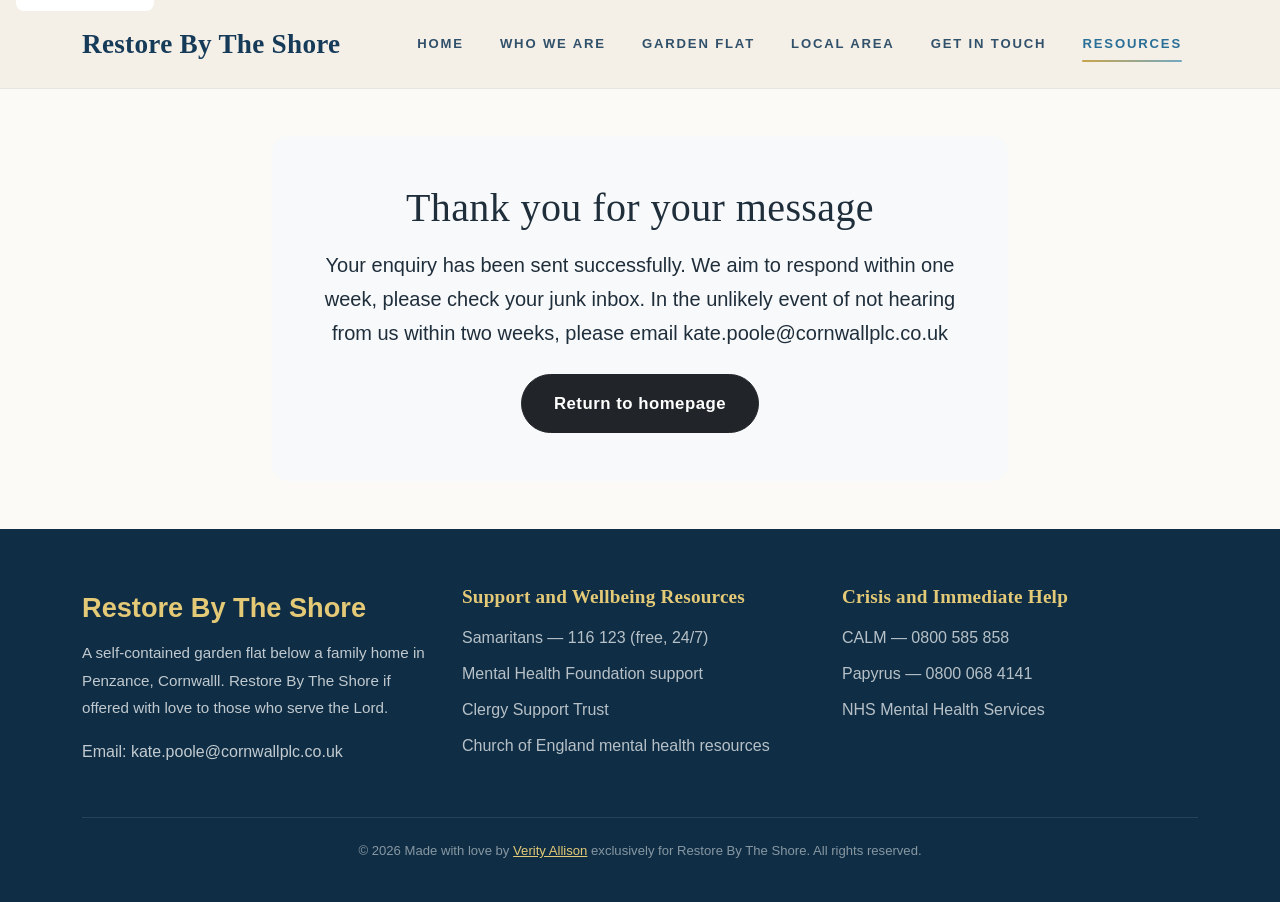
<file: thankyou.html>
<!DOCTYPE html>
<html lang="en" class="scroll-smooth">
<head>
  <meta charset="UTF-8">
  <meta name="viewport" content="width=device-width, initial-scale=1.0">
  <meta name="referrer" content="strict-origin-when-cross-origin">
  <meta name="robots" content="noindex, nofollow, noarchive">
  <meta name="author" content="Restore By The Shore">
  <meta name="theme-color" content="#163b59">
  <link rel="canonical" href="https://restorebytheshore.co.uk/thankyou.html">
  <meta
    http-equiv="Content-Security-Policy"
    content="default-src 'self'; img-src 'self' data: https:; style-src 'self' 'unsafe-inline' https://cdn.jsdelivr.net https://fonts.googleapis.com; font-src 'self' https://fonts.gstatic.com https://cdn.jsdelivr.net; script-src 'self' https://cdn.jsdelivr.net; connect-src 'self' https://fonts.googleapis.com https://fonts.gstatic.com; form-action https://formsubmit.co; frame-src https://www.google.com https://www.google.com/maps; base-uri 'self'; object-src 'none'; upgrade-insecure-requests"
  >
  <title>Restore By The Shore, Penzance | For those in Christian ministry and service</title>
  <meta
    name="description"
    content="Thank you for contacting Restore By The Shore. Your enquiry has been received and we will reply personally as soon as we can."
  >
  <meta property="og:type" content="website">
  <meta property="og:site_name" content="Restore By The Shore">
  <meta property="og:locale" content="en_GB">
  <meta property="og:title" content="Thank You | Restore By The Shore">
  <meta property="og:description" content="Your enquiry has been received by Restore By The Shore.">
  <meta property="og:url" content="https://restorebytheshore.co.uk/thankyou.html">
  <meta property="og:image" content="https://restorebytheshore.co.uk/assets/images/stmichael.webp">

  <meta name="twitter:card" content="summary">
  <meta name="twitter:title" content="Thank You | Restore By The Shore">
  <meta name="twitter:description" content="Your enquiry has been received by Restore By The Shore.">

  <link rel="icon" type="image/webp" href="assets/images/logo.webp">

  <!-- Bootstrap -->
  <link
    href="https://cdn.jsdelivr.net/npm/bootstrap@5.3.8/dist/css/bootstrap.min.css"
    rel="stylesheet"
    integrity="sha384-sRIl4kxILFvY47J16cr9ZwB07vP4J8+LH7qKQnuqkuIAvNWLzeN8tE5YBujZqJLB"
    crossorigin="anonymous"
  >

  <!-- Fonts -->
  <link rel="preconnect" href="https://fonts.googleapis.com">
  <link rel="preconnect" href="https://fonts.gstatic.com" crossorigin>
  <link
    href="https://fonts.googleapis.com/css2?family=Playfair+Display:wght@400;600;700&family=Cormorant+Garamond:wght@400;500;600;700&family=Lato:wght@300;400;700&display=swap"
    rel="stylesheet"
  >

  <!-- Icons -->
  <link
    rel="stylesheet"
    href="https://cdn.jsdelivr.net/npm/@fortawesome/fontawesome-free@6.4.0/css/all.min.css"
  >
  <link
    rel="stylesheet"
    href="https://cdn.jsdelivr.net/npm/bootstrap-icons@1.11.3/font/bootstrap-icons.css"
  >

  <!-- Custom CSS -->
  <link rel="stylesheet" href="assets/css/styles.css">
</head>

<body data-bs-spy="scroll" data-bs-target="#mainNav" data-bs-offset="110" tabindex="0">
  <a class="skip-link" href="#main-content">Skip to content</a>

  <!-- Navbar -->
  <nav id="mainNav" class="navbar navbar-expand-lg navbar-light site-navbar fixed-top" aria-label="Main navigation">
    <div class="container">
      <a class="navbar-brand" href="index.html#home">
        <span class="brand-title">Restore By The Shore</span>
      </a>

      <button
        class="navbar-toggler border-0 shadow-none"
        type="button"
        data-bs-toggle="collapse"
        data-bs-target="#navbarNav"
        aria-controls="navbarNav"
        aria-expanded="false"
        aria-label="Toggle navigation"
      >
        <span class="navbar-toggler-icon"></span>
      </button>

      <div class="collapse navbar-collapse" id="navbarNav">
        <ul class="navbar-nav ms-auto align-items-lg-center gap-lg-1">
          <li class="nav-item"><a class="nav-link active" href="index.html#home">Home</a></li>
          <li class="nav-item"><a class="nav-link" href="index.html#about">Who We Are</a></li>
          <li class="nav-item"><a class="nav-link" href="index.html#accommodation">Garden Flat</a></li>
          <li class="nav-item"><a class="nav-link" href="index.html#area">Local Area</a></li>
          <li class="nav-item"><a class="nav-link" href="index.html#contact">Get In Touch</a></li>
          <li class="nav-item"><a class="nav-link" href="index.html#footer">Resources</a></li>
        </ul>
      </div>
    </div>
  </nav>
  <main id="main-content" class="container py-5">
		<div class="row justify-content-center">
			<div class="col-lg-8">
				<div class="p-4 p-md-5 text-center rounded-4 bg-light">
					<h1 class="mb-3">Thank you for your message</h1>
					<p class="lead mb-4">Your enquiry has been sent successfully. We aim to respond within one week, please check your junk inbox. In the unlikely event of not hearing from us within two weeks, please email kate.poole@cornwallplc.co.uk</p>
					<a href="index.html" class="btn btn-dark">Return to homepage</a>
				</div>
			</div>
		</div>

  </main>

  <!-- Footer -->
  <footer id="footer" class="site-footer" aria-labelledby="footer-heading">
    <div class="container">
      <h2 id="footer-heading" class="visually-hidden">Footer information and support links</h2>
      <div class="row g-4">
        <div class="col-lg-4">
          <div class="footer-brand mb-2">Restore By The Shore</div>
          <p class="footer-copy">
            A self-contained garden flat below a family home in Penzance, Cornwalll. Restore By The Shore if offered with love to those who serve the Lord.
          </p>
          <p>Email: kate.poole@cornwallplc.co.uk</p>
        </div>

        <div class="col-lg-4">
          <h3>Support and Wellbeing Resources</h3>
          <a href="https://www.samaritans.org" target="_blank" rel="noopener">Samaritans — 116 123 (free, 24/7)</a>
          <a href="https://www.mentalhealth.org.uk/get-help" target="_blank" rel="noopener">Mental Health Foundation support</a>
          <a href="https://www.clergysupport.org.uk/" target="_blank" rel="noopener">Clergy Support Trust</a>
          <a href="https://www.churchofengland.org/resources/mental-health-resources" target="_blank" rel="noopener">Church of England mental health resources</a>
        </div>

        <div class="col-lg-4">
          <h3>Crisis and Immediate Help</h3>
          <a href="https://www.thecalmzone.net" target="_blank" rel="noopener">CALM — 0800 585 858</a>
          <a href="https://papyrus-uk.org" target="_blank" rel="noopener">Papyrus — 0800 068 4141</a>
          <a href="https://www.nhs.uk/mental-health" target="_blank" rel="noopener">NHS Mental Health Services</a>
        </div>
      </div>

      <div class="footer-bottom text-center">
        <p>&copy; 2026 Made with love by <a class="footer-credit-link" href="https://verityallison.co.uk" rel="noopener noreferrer">Verity Allison</a> exclusively for Restore By The Shore. All rights reserved.</p>
      </div>
    </div>
  </footer>

  <script src="assets/js/script.js"></script>
  <script src="https://cdn.jsdelivr.net/npm/bootstrap@5.3.8/dist/js/bootstrap.bundle.min.js"></script>
</body>
</html>
</file>
<file: assets/css/styles.css>
/* =========================================================
   Restore By The Shore
   Bootstrap-led styling with refined custom polish
========================================================= */

:root {
  --ocean-deep: #163b59;
  --ocean-mid: #2a6f97;
  --ocean-light: #73a9c2;
  --ocean-pale: #e5f1f7;
  --sand: #f4eee5;
  --warm-white: #fcfaf7;
  --gold: #c8a44d;
  --gold-light: #e4c977;
  --text-dark: #1f2e3b;
  --text-mid: #4c6173;
  --text-soft: #6d8090;
  --border-soft: rgba(22, 59, 89, 0.1);
  --shadow-soft: 0 18px 45px rgba(17, 39, 57, 0.08);
  --shadow-hover: 0 24px 60px rgba(17, 39, 57, 0.14);
  --radius-sm: 0.75rem;
  --radius-md: 1rem;
  --radius-lg: 1.5rem;
  --navbar-height: 88px;
  --transition: 240ms ease;
}

*,
*::before,
*::after {
  box-sizing: border-box;
}

html {
  scroll-behavior: smooth;
  scroll-padding-top: calc(var(--navbar-height) + 1rem);
}

body {
  font-family: "Lato", sans-serif;
  font-size: 1rem;
  line-height: 1.7;
  color: var(--text-dark);
  background: var(--warm-white);
  padding-top: var(--navbar-height);
  margin: 0;
  text-rendering: optimizeLegibility;
  -webkit-font-smoothing: antialiased;
}

img {
  max-width: 100%;
  display: block;
}

h1,
h2,
h3,
h4,
.brand-title {
  font-family: "Cormorant Garamond", serif;
  letter-spacing: 0.01em;
}

a {
  transition: color var(--transition), opacity var(--transition), transform var(--transition);
}

.skip-link {
  position: absolute;
  top: -40px;
  left: 1rem;
  background: #fff;
  color: var(--ocean-deep);
  padding: 0.75rem 1rem;
  z-index: 2000;
  border-radius: 0.5rem;
  text-decoration: none;
}

.skip-link:focus {
  top: 1rem;
}

/* Layout helpers */
.section-pad {
  padding: 6rem 0;
}

.section-label {
  display: block;
  margin-bottom: 0.8rem;
  font-size: 0.72rem;
  font-weight: 700;
  letter-spacing: 0.22em;
  text-transform: uppercase;
  color: var(--gold);
}

.section-title {
  font-size: clamp(2.2rem, 4vw, 3.4rem);
  line-height: 1.05;
  font-weight: 500;
  color: var(--ocean-deep);
  margin-bottom: 1rem;
}

.section-title em {
  color: var(--ocean-mid);
  font-style: italic;
}

.lead-text {
  font-size: 1.05rem;
  line-height: 1.9;
  color: var(--text-mid);
}

.divider {
  width: 72px;
  height: 2px;
  background: linear-gradient(to right, var(--gold), rgba(200, 164, 77, 0));
  margin: 1.5rem 0 2rem;
}

.shadow-soft {
  box-shadow: var(--shadow-soft);
}

/* Navbar */
.site-navbar {
  background: rgba(244, 238, 229, 0.92) !important;
  backdrop-filter: blur(12px);
  -webkit-backdrop-filter: blur(12px);
  padding: 1rem 0;
  border-bottom: 1px solid rgba(22, 59, 89, 0.06);
  transition: background var(--transition), box-shadow var(--transition), padding var(--transition);
}

.site-navbar.is-scrolled {
  background: rgba(252, 250, 247, 0.95) !important;
  box-shadow: 0 12px 30px rgba(15, 33, 49, 0.08);
  padding: 0.75rem 0;
}

.navbar-brand {
  color: var(--ocean-deep) !important;
  font-size: 1.7rem;
  font-weight: 600;
}

.brand-title {
  color: var(--ocean-deep);
}

.nav-link {
  color: var(--ocean-deep) !important;
  font-size: 0.82rem;
  font-weight: 700;
  letter-spacing: 0.14em;
  text-transform: uppercase;
  padding: 0.75rem 1rem !important;
  position: relative;
  opacity: 0.88;
}

.nav-link:hover,
.nav-link:focus {
  color: var(--ocean-mid) !important;
  opacity: 1;
}

.nav-link.active {
  color: var(--ocean-mid) !important;
  opacity: 1;
}

.nav-link.active::after {
  content: "";
  position: absolute;
  left: 1rem;
  right: 1rem;
  bottom: 0.35rem;
  height: 2px;
  background: linear-gradient(to right, var(--gold), var(--ocean-light));
  border-radius: 999px;
}

/* Hero */
.hero {
  position: relative;
  min-height: calc(100vh - var(--navbar-height));
  min-height: calc(100dvh - var(--navbar-height));
  display: flex;
  align-items: center;
  overflow: hidden;
  background:
    linear-gradient(135deg, rgba(12, 35, 53, 0.78), rgba(32, 89, 126, 0.52)),
    url("../images/stmichael.webp") center / cover no-repeat;
}

.hero-overlay {
  position: absolute;
  inset: 0;
  background:
    radial-gradient(circle at top right, rgba(228, 201, 119, 0.12), transparent 30%),
    linear-gradient(to top, rgba(252, 250, 247, 0.12), transparent 40%);
  pointer-events: none;
}

.hero::after {
  content: "";
  position: absolute;
  inset: auto 0 0 0;
  height: 140px;
  background: linear-gradient(to top, var(--warm-white), transparent);
}

.hero-content {
  position: relative;
  z-index: 2;
  padding: 6rem 0;
}

.hero-panel {
  max-width: 720px;
}

.hero-eyebrow {
  font-size: 0.78rem;
  letter-spacing: 0.24em;
  text-transform: uppercase;
  font-weight: 700;
  color: var(--gold-light);
  margin-bottom: 1.4rem;
}

.hero h1 {
  font-family: "Playfair Display", serif;
  font-size: clamp(3.4rem, 7vw, 6rem);
  font-weight: 600;
  line-height: 0.98;
  color: #fff;
  margin-bottom: 1rem;
}

.hero h1 em {
  color: var(--gold-light);
  font-style: italic;
}

.hero-sub {
  font-size: clamp(1.1rem, 2vw, 1.45rem);
  color: rgba(255, 255, 255, 0.9);
  max-width: 40rem;
  margin-bottom: 1.6rem;
}

.hero-notice {
  max-width: 620px;
  background: rgba(255, 255, 255, 0.08);
  border: 1px solid rgba(228, 201, 119, 0.28);
  border-left: 4px solid var(--gold);
  padding: 1.15rem 1.25rem;
  border-radius: 0 1rem 1rem 0;
  backdrop-filter: blur(6px);
  margin-bottom: 2rem;
}

.hero-notice p {
  margin: 0;
  color: rgba(255, 255, 255, 0.94);
}

.hero-notice strong {
  color: var(--gold-light);
}

/* Buttons */
.btn {
  border-radius: 999px;
  padding: 1rem 2rem;
  font-size: 1.05rem;
  font-weight: 700;
  letter-spacing: 0.03em;
  transition: transform var(--transition), box-shadow var(--transition), background var(--transition), color var(--transition), border-color var(--transition);
}

.btn:hover {
  transform: translateY(-2px);
}

.btn-brand-primary {
  background: linear-gradient(135deg, var(--gold), #d6b465);
  color: #173247;
  border: 1px solid transparent;
  box-shadow: 0 10px 24px rgba(200, 164, 77, 0.24);
}

.btn-brand-primary:hover,
.btn-brand-primary:focus {
  color: #173247;
  box-shadow: 0 16px 30px rgba(200, 164, 77, 0.3);
}

.btn-brand-secondary {
  background: transparent;
  color: #fff;
  border: 1px solid rgba(255, 255, 255, 0.35);
  backdrop-filter: blur(4px);
}

.btn-brand-secondary:hover,
.btn-brand-secondary:focus {
  color: #fff;
  border-color: rgba(255, 255, 255, 0.7);
  background: rgba(255, 255, 255, 0.08);
}

/* About */
.about-section {
  background: linear-gradient(to bottom, var(--warm-white), #fff);
}

.about-image {
  border-radius: var(--radius-md);
  box-shadow: var(--shadow-soft);
}

.stacked-cards {
  display: grid;
  gap: 1.25rem;
}

.info-card {
  background: #fff;
  border: 1px solid var(--border-soft);
  border-radius: var(--radius-md);
  padding: 1.5rem;
  box-shadow: var(--shadow-soft);
  transition: transform var(--transition), box-shadow var(--transition);
}

.info-card:hover {
  transform: translateY(-4px);
  box-shadow: var(--shadow-hover);
}

.info-card h3,
.info-card h4 {
  color: var(--ocean-deep);
  margin-bottom: 0.8rem;
  font-size: 1.5rem;
}

.info-card h4 {
  font-size: 1.35rem;
}

.info-card i {
  color: var(--gold);
  margin-right: 0.45rem;
}

.info-card p:last-child {
  margin-bottom: 0;
}

/* Accommodation */
.accom-section {
  background: var(--sand);
}

.amenities-accordion {
  border-radius: var(--radius-md);
  overflow: hidden;
  border: 1px solid rgba(22, 59, 89, 0.1);
  box-shadow: var(--shadow-soft);
}

.amenities-accordion .accordion-item {
  border: 0;
  border-bottom: 1px solid rgba(22, 59, 89, 0.08);
}

.amenities-accordion .accordion-item:last-child {
  border-bottom: 0;
}

.amenities-accordion .accordion-button {
  font-family: "Cormorant Garamond", serif;
  font-size: 1.2rem;
  font-weight: 600;
  color: var(--ocean-deep);
  background: #fff;
  box-shadow: none;
  padding: 1.2rem 1.3rem;
}

.amenities-accordion .accordion-button:not(.collapsed) {
  background: var(--ocean-pale);
  color: var(--ocean-deep);
}

.amenities-accordion .accordion-button:focus {
  box-shadow: none;
}

.amenities-accordion .accordion-body {
  background: #fff;
  color: var(--text-mid);
  font-size: 0.95rem;
  line-height: 1.8;
}

.ocean-promo-card {
  background: linear-gradient(155deg, var(--ocean-deep), var(--ocean-mid));
  border-radius: var(--radius-lg);
  padding: 2rem;
  color: #fff;
  box-shadow: var(--shadow-soft);
  margin-bottom: 1.5rem;
}

.ocean-promo-card-icon {
  font-size: 2rem;
  color: var(--gold-light);
  display: inline-block;
  margin-bottom: 1rem;
}

.ocean-promo-card h4 {
  font-size: 1.8rem;
  margin-bottom: 0.75rem;
}

.ocean-promo-card p {
  margin: 0;
  color: rgba(255, 255, 255, 0.85);
}

.ocean-promo-card .blockquote-footer {
  font-size: 0.9rem;
  color: white;
  opacity: 0.75;
  margin-top: 1rem;
}

.polished-carousel {
  overflow: hidden;
  border-radius: var(--radius-lg);
}

.carousel-item {
  height: 430px;
}

.carousel-item img {
  height: 100%;
  object-fit: cover;
}

/* Map / Area */
.local-map-layout {
  background: var(--warm-white);
  padding-bottom: 2rem;
}

.local-map-panel {
  background: #fff;
  border: 1px solid var(--border-soft);
  border-radius: var(--radius-lg);
  padding: 1.4rem;
  box-shadow: var(--shadow-soft);
  height: 850px;
  min-height: 850px;
  display: flex;
  flex-direction: column;
  overflow-y: auto;
}

.map-section iframe {
  width: 100%;
  height: 460px;
  border: 0;
  border-radius: var(--radius-md);
  flex-shrink: 0;
}

.area-intro {
  color: var(--text-mid);
}

.area-accordion {
  overflow: hidden;
  border-radius: var(--radius-md);
  flex-shrink: 0;
}

.area-accordion .accordion-item {
  position: relative;
  border: 0;
  border-bottom: 1px solid rgba(255, 255, 255, 0.24);
  background-size: cover;
  background-position: center;
}

.area-accordion .accordion-item:last-child {
  border-bottom: 0;
}

.area-accordion .accordion-item::before {
  content: "";
  position: absolute;
  inset: 0;
  background: linear-gradient(135deg, rgba(15, 46, 68, 0.84), rgba(42, 111, 151, 0.45));
}

.area-accordion .accordion-button,
.area-accordion .accordion-collapse,
.area-accordion .accordion-body {
  position: relative;
  z-index: 1;
}

.area-accordion .accordion-button {
  background: transparent;
  color: #fff;
  font-family: "Cormorant Garamond", serif;
  font-size: clamp(1.2rem, 2vw, 1.45rem);
  font-weight: 600;
  box-shadow: none;
  padding: 1.1rem 1.25rem;
}

.area-accordion .accordion-button:not(.collapsed),
.area-accordion .accordion-button:focus {
  background: transparent;
  color: #fff;
  box-shadow: none;
}

.area-accordion .accordion-button::after {
  filter: brightness(0) invert(1);
}

.area-accordion .accordion-body {
  color: rgba(255, 255, 255, 0.95);
  font-size: 0.96rem;
  line-height: 1.75;
  padding: 0 1.25rem 1.25rem;
}

.area-acc-prom { background-image: url("../images/prom.webp"); }
.area-acc-marazion { background-image: url("../images/stmichael.webp"); }
.area-acc-landsend { background-image: url("../images/landsend.webp"); }
.area-acc-trengwainton { background-image: url("../images/gardens.webp"); }
.area-acc-newlyn { background-image: url("../images/boat.webp"); }
.area-acc-coastal { background-image: url("../images/sea.webp"); }

/* Contact */
.contact-section {
  background: linear-gradient(to bottom, var(--warm-white), #f8f4ee);
  padding-top: 2rem;
}

.contact-shell {
  max-width: 1280px;
}

.contact-form-wrap {
  max-width: 1040px;
  margin: 0 auto;
}

.glass-panel {
  background: rgba(255, 255, 255, 0.78);
  border: 1px solid rgba(22, 59, 89, 0.08);
  border-radius: var(--radius-lg);
  padding: 2rem;
  box-shadow: var(--shadow-soft);
  backdrop-filter: blur(10px);
}

.form-label {
  font-weight: 700;
  color: var(--ocean-deep);
  margin-bottom: 0.45rem;
}

.form-control,
.form-select {
  border-radius: 0.9rem;
  padding: 0.9rem 1rem;
  border: 1px solid rgba(22, 59, 89, 0.14);
  color: var(--text-dark);
  background-color: #fff;
  transition: border-color var(--transition), box-shadow var(--transition), background-color var(--transition);
}

.form-control:focus,
.form-select:focus {
  border-color: rgba(42, 111, 151, 0.45);
  box-shadow: 0 0 0 0.2rem rgba(42, 111, 151, 0.12);
}

.form-control::placeholder {
  color: #95a3af;
}

textarea.form-control {
  resize: vertical;
  min-height: 180px;
}

.consent-wrapper {
  background: rgba(229, 241, 247, 0.65);
  border: 1px solid rgba(42, 111, 151, 0.1);
  border-radius: 1rem;
  padding: 1rem;
}

.form-check-input {
  margin-top: 0.3rem;
}

.form-check-label {
  color: var(--text-mid);
  line-height: 1.7;
}

.btn-submit[disabled] {
  opacity: 0.55;
  cursor: not-allowed;
  transform: none;
}

/* Footer */
.site-footer {
  background: #0f2e45;
  color: rgba(255, 255, 255, 0.75);
  padding: 3.5rem 0 1.5rem;
}

.site-footer h3 {
  color: var(--gold-light);
  font-size: 1.2rem;
  font-weight: 600;
  margin-bottom: 1rem;
}

.footer-brand {
  font-size: 1.7rem;
  color: var(--gold-light);
  font-weight: 600;
}

.footer-copy {
  font-size: 0.95rem;
  line-height: 1.8;
  color: rgba(255, 255, 255, 0.74);
}

.site-footer a {
  display: block;
  margin-bottom: 0.55rem;
  color: rgba(255, 255, 255, 0.7);
  text-decoration: none;
}

.site-footer a:hover,
.site-footer a:focus {
  color: var(--gold-light);
}

.footer-alert {
  margin-top: 1rem;
  padding: 0.95rem 1rem;
  background: rgba(200, 164, 77, 0.12);
  border-left: 3px solid var(--gold);
  border-radius: 0.5rem;
}

.footer-alert p {
  margin: 0;
  font-size: 0.88rem;
  color: rgba(255, 255, 255, 0.82);
}

.footer-bottom {
  border-top: 1px solid rgba(255, 255, 255, 0.1);
  margin-top: 2.25rem;
  padding-top: 1.4rem;
  font-size: 0.82rem;
  color: rgba(255, 255, 255, 0.5);
}

.footer-bottom a {
  display: inline;
  margin-bottom: 0;
  color: var(--gold-light);
  text-decoration: underline;
  cursor: pointer;
}

.footer-bottom a:hover,
.footer-bottom a:focus {
  color: #fff;
}

.footer-credit-link {
  display: inline-block;
  position: relative;
  z-index: 1;
  pointer-events: auto;
}

/* Reveal animation */
.fade-up {
  opacity: 0;
  transform: translateY(24px);
  transition: opacity 700ms ease, transform 700ms ease;
}

.fade-up.visible {
  opacity: 1;
  transform: translateY(0);
}

/* Reduced motion */
@media (prefers-reduced-motion: reduce) {
  html {
    scroll-behavior: auto;
  }

  *,
  *::before,
  *::after {
    animation: none !important;
    transition: none !important;
  }

  .fade-up {
    opacity: 1;
    transform: none;
  }
}

/* Responsive */
@media (min-width: 768px) {
  .about-image {
    max-width: 400px;
    margin: 0 auto;
  }
}

@media (max-width: 991.98px) {
  :root {
    --navbar-height: 82px;
  }

  .site-navbar .navbar-collapse {
    background: rgba(252, 250, 247, 0.98);
    margin-top: 0.75rem;
    padding: 0.75rem;
    border-radius: 1rem;
    box-shadow: var(--shadow-soft);
  }

  .hero {
    min-height: auto;
  }

  .hero-content {
    padding: 5rem 0;
  }

  .hero-panel {
    text-align: center;
  }

  .hero-actions {
    flex-direction: column !important;
    align-items: stretch !important;
    max-width: 400px;
    margin: 0 auto;
  }

  .hero-actions .btn {
    width: 100%;
  }

  .carousel-item {
    height: 360px;
  }
}

@media (max-width: 767.98px) {
  .section-pad {
    padding: 4.5rem 0;
  }

  .navbar-brand .brand-title {
    font-size: 75%;
  }

  .hero-notice {
    text-align: left;
  }

  .hero-actions {
    max-width: 100%;
    padding: 0 1rem;
  }

  .hero h1 {
    font-size: clamp(2.8rem, 12vw, 4.3rem);
  }

  .glass-panel {
    padding: 1.3rem;
  }

  .local-map-panel {
    padding: 1rem;
    height: 650px;
    min-height: 650px;
  }

  .map-section iframe {
    height: 360px;
  }

  .carousel-item {
    height: 300px;
  }

  .section-title {
    font-size: 2.2rem;
  }
}
</file>
